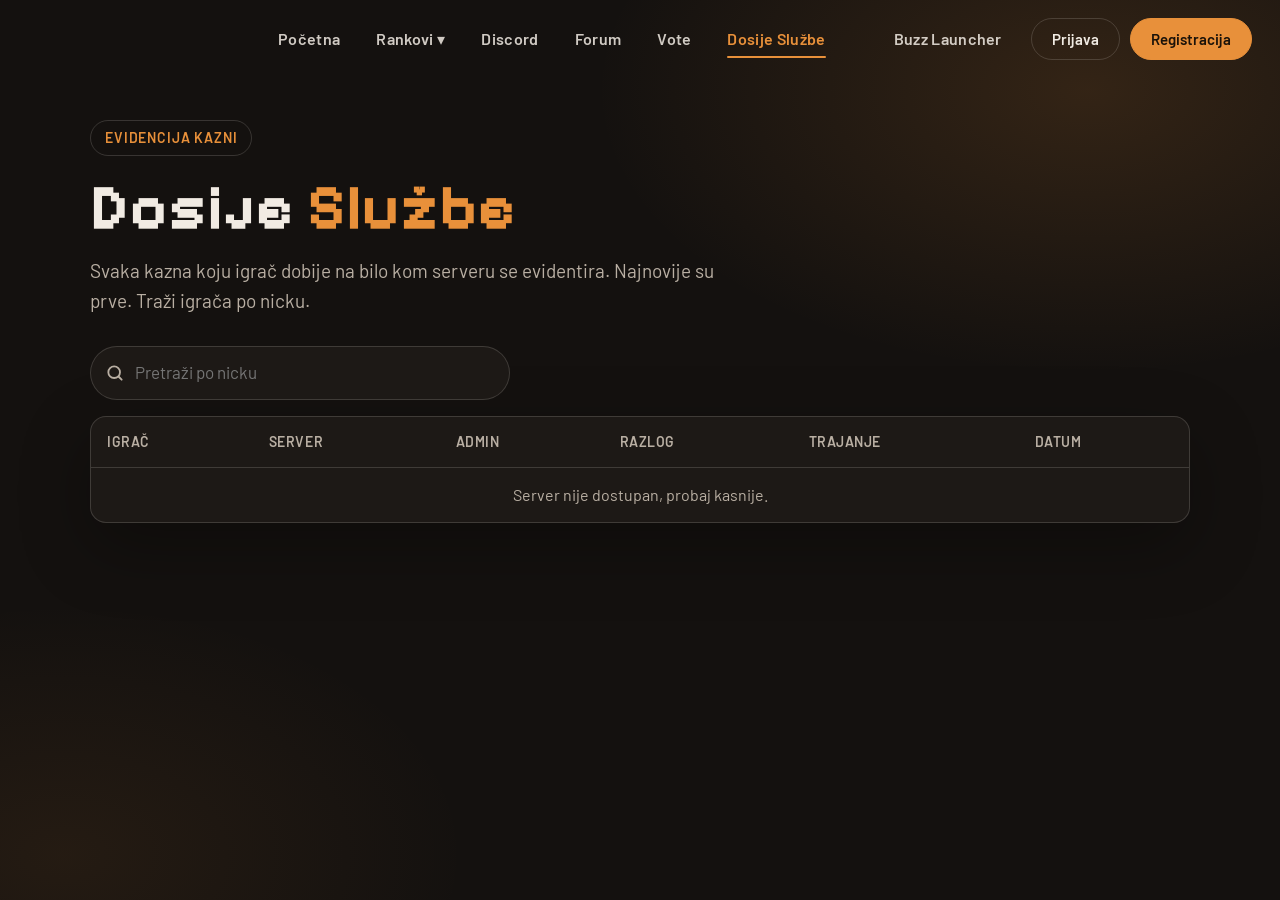
<file: dosije.html>
<!DOCTYPE html>
<html lang="sr">
<head>
<meta charset="UTF-8">
<meta name="viewport" content="width=device-width, initial-scale=1">
<title>Dosije Službe | Buzdovani Craft</title>
<meta name="description" content="Dosije službe: evidencija kazni igrača na Buzdovani Craft serverima.">
<link rel="preconnect" href="https://fonts.googleapis.com">
<link rel="preconnect" href="https://fonts.gstatic.com" crossorigin>
<link href="https://fonts.googleapis.com/css2?family=Pixelify+Sans:wght@500;700&family=DotGothic16&family=Barlow:wght@400;500;600&display=swap" rel="stylesheet">
<link rel="stylesheet" href="style.css">
<link rel="stylesheet" href="responsive.css">
<link rel="icon" type="image/png" href="image/favicon/favicon.png">
<style>
  .dp { position: relative; overflow: hidden; min-height: 100vh; }
  .dp::before {
    content: ""; position: absolute; inset: 0; z-index: 0; pointer-events: none;
    background:
      radial-gradient(55% 45% at 85% 10%, rgba(232,144,58,.15), transparent 70%),
      radial-gradient(45% 40% at 5% 95%, rgba(232,144,58,.08), transparent 70%);
  }
  .dp-wrap { position: relative; z-index: 1; max-width: 1180px; margin: 0 auto; padding: 120px 40px 60px; }
  .dp-tag { display: inline-block; padding: 6px 14px; margin-bottom: 18px; font-size: 14px; font-weight: 600; letter-spacing: .06em; text-transform: uppercase; color: var(--ember); border: 1px solid var(--line); border-radius: 999px; }
  .dp-title { font-family: "Pixelify Sans", system-ui, sans-serif; font-weight: 700; font-size: clamp(38px, 5vw, 64px); line-height: 1.05; }
  .dp-title span { color: var(--ember); }
  .dp-lead { margin-top: 14px; max-width: 60ch; font-size: 19px; color: var(--muted); }

  .dp-bar { display: flex; align-items: center; justify-content: space-between; gap: 16px; flex-wrap: wrap; margin: 30px 0 16px; }
  .dp-search { position: relative; flex: 1; max-width: 420px; min-width: 220px; }
  .dp-search input { width: 100%; font: inherit; font-size: 17px; padding: 12px 16px 12px 44px; color: var(--text); background: var(--ink-soft); border: 1px solid var(--line); border-radius: 999px; -webkit-user-select: text; user-select: text; transition: border-color .3s ease; }
  .dp-search input:focus { outline: none; border-color: var(--ember); }
  .dp-search svg { position: absolute; left: 15px; top: 50%; transform: translateY(-50%); color: var(--muted); pointer-events: none; }
  .dp-count { font-size: 15px; color: var(--muted); }

  .dp-card { background: var(--ink-soft); border: 1px solid var(--line); border-radius: 16px; overflow: hidden; box-shadow: 0 24px 70px rgba(0,0,0,.3); }
  .dp-table { width: 100%; border-collapse: collapse; }
  .dp-table th { padding: 14px 16px; text-align: left; font-size: 14px; font-weight: 600; letter-spacing: .04em; text-transform: uppercase; color: var(--muted); border-bottom: 1px solid var(--line); }
  .dp-table td { padding: 14px 16px; font-size: 16px; border-bottom: 1px solid var(--line); vertical-align: top; }
  .dp-table tbody tr:last-child td { border-bottom: 0; }
  .dp-table tbody tr:hover td { background: rgba(232,144,58,.05); }
  .dp-player { font-weight: 600; }
  .dp-reason { max-width: 320px; word-break: break-word; }
  .dp-date { white-space: nowrap; color: var(--muted); }
  .dp-badge { display: inline-block; margin-left: 8px; padding: 2px 9px; font-size: 12px; font-weight: 600; letter-spacing: .05em; text-transform: uppercase; border-radius: 999px; border: 1px solid var(--line); vertical-align: middle; }
  .dp-badge.ban { color: #ff7a6b; border-color: rgba(255,122,107,.5); }
  .dp-badge.mute { color: #e8c23a; border-color: rgba(232,194,58,.5); }
  .dp-badge.kick { color: #6bb7ff; border-color: rgba(107,183,255,.5); }
  .dp-badge.warn { color: #b9afa3; border-color: rgba(185,175,163,.5); }
  .dp-empty { padding: 40px 16px; text-align: center; color: var(--muted); font-size: 17px; }

  .dp-pager { display: flex; align-items: center; justify-content: center; gap: 8px; margin-top: 22px; flex-wrap: wrap; }
  .dp-pager button { min-width: 42px; height: 42px; padding: 0 14px; font: inherit; font-weight: 600; font-size: 16px; color: var(--text); background: transparent; border: 1px solid var(--line); border-radius: 999px; cursor: pointer; transition: border-color .3s ease, color .3s ease, background .3s ease; }
  .dp-pager button:hover:not(:disabled) { border-color: var(--ember); color: var(--ember); }
  .dp-pager button.on { background: var(--ember); border-color: var(--ember); color: #1a1209; }
  .dp-pager button:disabled { opacity: .4; cursor: default; }
  .dp-dots { color: var(--muted); padding: 0 4px; }

  @media (max-width: 760px) {
    .dp-wrap { padding: 96px 16px 40px; }
    .dp-table thead { display: none; }
    .dp-table, .dp-table tbody, .dp-table tr, .dp-table td { display: block; width: 100%; }
    .dp-table tr { padding: 14px 16px; border-bottom: 1px solid var(--line); }
    .dp-table tbody tr:last-child { border-bottom: 0; }
    .dp-table td { padding: 3px 0; border: 0; }
    .dp-table td[data-l]::before { content: attr(data-l) ": "; color: var(--muted); font-size: 14px; }
    .dp-table td.dp-first { font-size: 18px; padding-bottom: 6px; }
    .dp-table td.dp-first::before { content: none; }
    .dp-reason { max-width: none; }
  }
</style>
</head>
<body>

<nav class="nav">
  <a href="index.html">Početna</a>
  <div class="dd">
    <a href="#" class="dd-toggle">Rankovi &#9662;</a>
    <div class="dd-menu">
      <div class="dd-box">
        <a href="#">Global</a>
        <a href="#">KitPvP</a>
        <a href="#">Factions</a>
      </div>
    </div>
  </div>
  <a href="https://discord.gg/TVOJ-DISCORD-LINK">Discord</a>
  <a href="https://TVOJ-FORUM-LINK">Forum</a>
  <a href="vote.html">Vote</a>
  <a href="dosije.html" class="active">Dosije Službe</a>
  <a href="launcher.html" class="nav-launcher">Buzz Launcher</a>
</nav>

<main class="dp">
  <div class="dp-wrap">
    <span class="dp-tag">Evidencija kazni</span>
    <h1 class="dp-title">Dosije <span>Službe</span></h1>
    <p class="dp-lead">Svaka kazna koju igrač dobije na bilo kom serveru se evidentira. Najnovije su prve. Traži igrača po nicku.</p>

    <div class="dp-bar">
      <label class="dp-search">
        <svg width="20" height="20" viewBox="0 0 24 24" fill="none" stroke="currentColor" stroke-width="2.2" stroke-linecap="round" stroke-linejoin="round"><circle cx="11" cy="11" r="7"/><path d="M20 20l-3.5-3.5"/></svg>
        <input type="text" id="dpQ" maxlength="16" placeholder="Pretraži po nicku" autocomplete="off" spellcheck="false">
      </label>
      <div class="dp-count" id="dpCount"></div>
    </div>

    <div class="dp-card">
      <table class="dp-table">
        <thead><tr><th>Igrač</th><th>Server</th><th>Admin</th><th>Razlog</th><th>Trajanje</th><th>Datum</th></tr></thead>
        <tbody id="dpBody"></tbody>
      </table>
    </div>
    <div class="dp-pager" id="dpPager"></div>
  </div>
</main>

<script src="script.js"></script>
<script>
(function () {
  var API = "https://api.buzdovanicraft.com";
  var body = document.getElementById("dpBody");
  var pager = document.getElementById("dpPager");
  var count = document.getElementById("dpCount");
  var input = document.getElementById("dpQ");
  var q = "", page = 1, timer = null, seq = 0;

  function msgRow(t) {
    body.innerHTML = "";
    var tr = document.createElement("tr");
    var td = document.createElement("td");
    td.colSpan = 6;
    td.className = "dp-empty";
    td.textContent = t;
    tr.appendChild(td);
    body.appendChild(tr);
  }
  function cell(tr, text, cls, label) {
    var td = document.createElement("td");
    if (cls) td.className = cls;
    if (label) td.setAttribute("data-l", label);
    td.textContent = text;
    tr.appendChild(td);
    return td;
  }
  function render(d) {
    body.innerHTML = "";
    count.textContent = d.total ? "Ukupno: " + d.total : "";
    if (!d.items.length) { msgRow(q ? "Nema kazni za tog igrača." : "Još nema evidentiranih kazni."); return; }
    d.items.forEach(function (it) {
      var tr = document.createElement("tr");
      var first = cell(tr, it.player, "dp-player dp-first");
      var b = document.createElement("span");
      b.className = "dp-badge " + (["ban", "mute", "kick", "warn"].indexOf(it.type) >= 0 ? it.type : "");
      b.textContent = it.type;
      first.appendChild(b);
      cell(tr, it.server, "", "Server");
      cell(tr, it.admin, "", "Admin");
      cell(tr, it.reason || "-", "dp-reason", "Razlog");
      cell(tr, it.duration || "-", "", "Trajanje");
      cell(tr, it.date, "dp-date", "Datum");
      body.appendChild(tr);
    });
  }
  function pageBtn(label, p, opts) {
    var b = document.createElement("button");
    b.type = "button";
    b.textContent = label;
    if (opts && opts.on) b.className = "on";
    if (opts && opts.dis) b.disabled = true;
    else b.addEventListener("click", function () { page = p; load(); window.scrollTo({ top: 0, behavior: "smooth" }); });
    pager.appendChild(b);
  }
  function dots() {
    var s = document.createElement("span");
    s.className = "dp-dots";
    s.textContent = "...";
    pager.appendChild(s);
  }
  function renderPager(cur, total) {
    pager.innerHTML = "";
    if (total <= 1) return;
    pageBtn("\u2039", cur - 1, { dis: cur <= 1 });
    var from = Math.max(1, cur - 2), to = Math.min(total, cur + 2);
    if (from > 1) { pageBtn("1", 1); if (from > 2) dots(); }
    for (var i = from; i <= to; i++) pageBtn(String(i), i, { on: i === cur });
    if (to < total) { if (to < total - 1) dots(); pageBtn(String(total), total); }
    pageBtn("\u203A", cur + 1, { dis: cur >= total });
  }
  function load() {
    var my = ++seq;
    fetch(API + "/punishments?q=" + encodeURIComponent(q) + "&page=" + page)
      .then(function (r) { return r.json(); })
      .then(function (d) {
        if (my !== seq) return;
        if (!d.ok) { msgRow("Previše zahtjeva, probaj za minut."); pager.innerHTML = ""; return; }
        page = d.page;
        render(d);
        renderPager(d.page, d.pages);
      })
      .catch(function () { if (my === seq) { msgRow("Server nije dostupan, probaj kasnije."); pager.innerHTML = ""; } });
  }
  input.addEventListener("input", function () {
    clearTimeout(timer);
    timer = setTimeout(function () { q = input.value.trim(); page = 1; load(); }, 500);
  });
  load();
})();
</script>
</body>
</html>
</file>
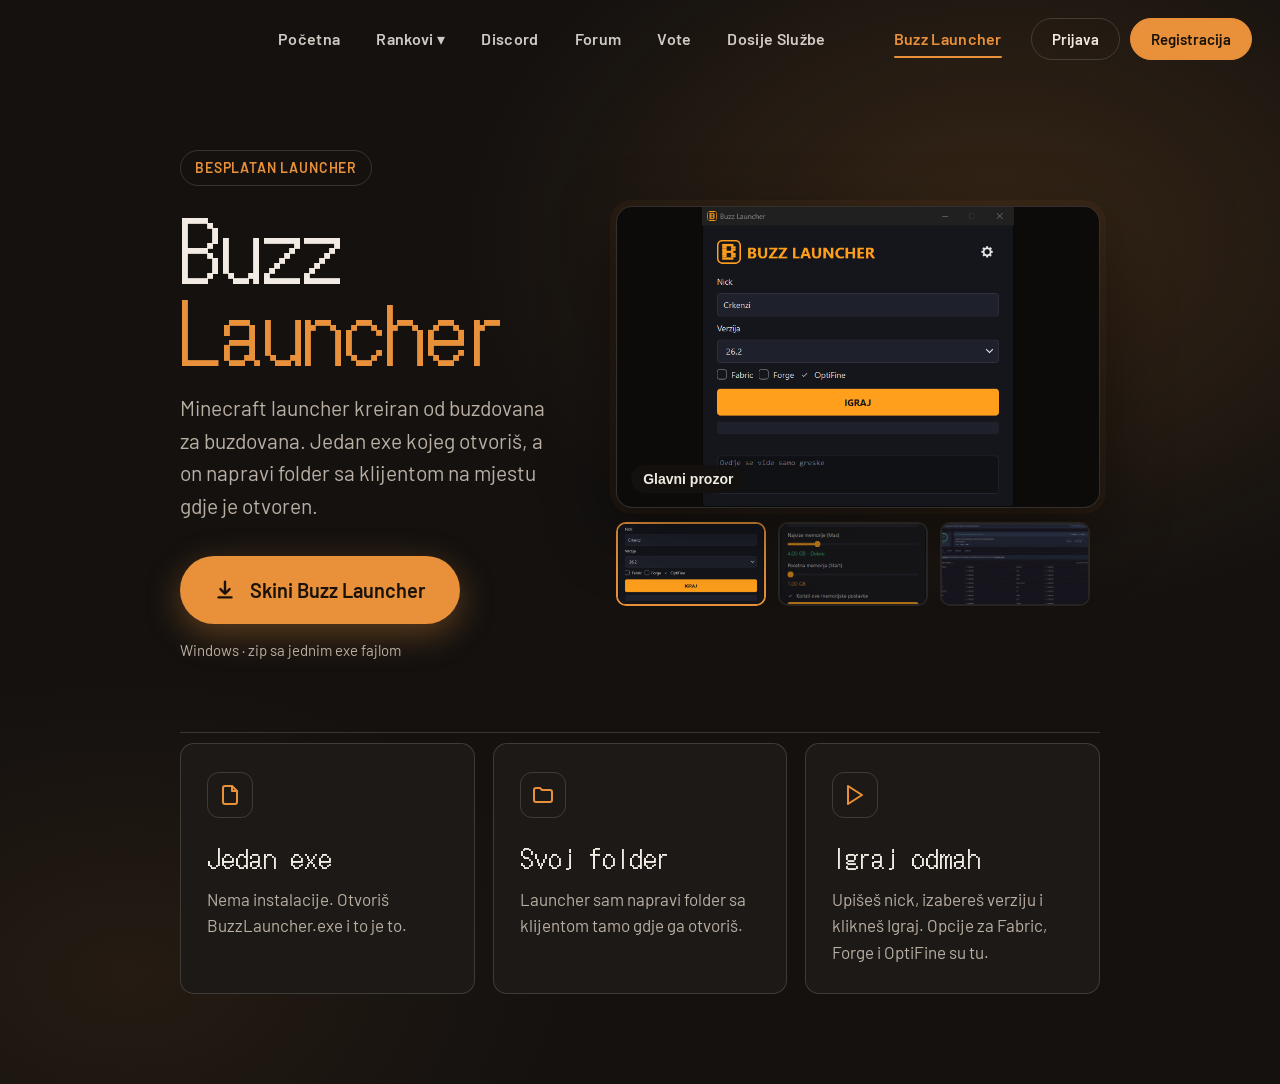
<file: launcher.html>
<!DOCTYPE html>
<html lang="sr">
<head>
<meta charset="UTF-8">
<meta name="viewport" content="width=device-width, initial-scale=1">
<title>Buzz Launcher | Buzdovani Craft</title>
<meta name="description" content="Buzz Launcher: besplatan Minecraft launcher za Buzdovani Craft.">
<link rel="preconnect" href="https://fonts.googleapis.com">
<link rel="preconnect" href="https://fonts.gstatic.com" crossorigin>
<link href="https://fonts.googleapis.com/css2?family=Pixelify+Sans:wght@500;700&family=DotGothic16&family=Barlow:wght@400;500;600&display=swap" rel="stylesheet">
<link rel="stylesheet" href="style.css">
<link rel="stylesheet" href="responsive.css">
<link rel="icon" type="image/png" href="image/favicon/favicon.png">
<style>
  .lp { position: relative; overflow: hidden; }
  .lp::before {
    content: ""; position: absolute; inset: 0; z-index: 0; pointer-events: none;
    background:
      radial-gradient(60% 50% at 78% 22%, rgba(232,144,58,.16), transparent 70%),
      radial-gradient(50% 40% at 10% 90%, rgba(232,144,58,.08), transparent 70%);
  }
  .lp-wrap { position: relative; z-index: 1; max-width: 1240px; margin: 0 auto; padding: 0 40px; }

  .lp-hero { display: grid; grid-template-columns: 1fr 1.3fr; gap: 64px; align-items: center; padding: 150px 0 70px; }
  .lp-tag { display: inline-block; padding: 6px 14px; margin-bottom: 20px; font-size: 14px; font-weight: 600; letter-spacing: .06em; text-transform: uppercase; color: var(--ember); border: 1px solid var(--line); border-radius: 999px; }
  .lp-title { font-family: "DotGothic16", "Pixelify Sans", system-ui, sans-serif; font-weight: 400; font-size: clamp(48px, 6.4vw, 92px); line-height: 1; letter-spacing: .01em; }
  .lp-title span { color: var(--ember); }
  .lp-lead { margin-top: 22px; max-width: 46ch; font-size: 21px; line-height: 1.55; color: var(--muted); }

  .lp-dl { display: inline-flex; align-items: center; gap: 14px; margin-top: 34px; padding: 18px 34px; font-size: 20px; font-weight: 600; color: #1a1209; background: var(--ember); border-radius: 999px; box-shadow: 0 10px 34px rgba(232,144,58,.35); transition: transform .3s ease, box-shadow .3s ease, filter .3s ease; }
  .lp-dl:hover { transform: translateY(-3px); box-shadow: 0 16px 44px rgba(232,144,58,.5); filter: brightness(1.06); color: #1a1209; }
  .lp-dl svg { flex: none; }
  .lp-sub { margin-top: 14px; font-size: 15px; color: var(--muted); }

  .lp-show { min-width: 0; }
  .lp-main { position: relative; display: block; width: 100%; padding: 0; cursor: zoom-in; background: var(--ink-soft); border: 1px solid var(--line); border-radius: 16px; overflow: hidden; box-shadow: 0 24px 70px rgba(0,0,0,.45), 0 0 0 6px rgba(232,144,58,.05); transition: border-color .3s ease, transform .3s ease; }
  .lp-main:hover { border-color: var(--ember); transform: translateY(-3px); }
  .lp-main { aspect-ratio: 16 / 10; background: #0d0b0a; }
  .lp-main img { display: block; width: 100%; height: 100%; object-fit: contain; }
  .lp-cap { position: absolute; left: 14px; bottom: 14px; padding: 6px 12px; font-size: 14px; font-weight: 600; color: #f1ebe3; background: rgba(20,17,15,.85); border-radius: 999px; }
  .lp-thumbs { display: flex; gap: 12px; margin-top: 14px; }
  .lp-th { flex: 1; max-width: 150px; height: 84px; padding: 0; overflow: hidden; cursor: pointer; background: #0d0b0a; border: 2px solid var(--line); border-radius: 10px; opacity: .65; transition: opacity .3s ease, border-color .3s ease, transform .3s ease; }
  .lp-th img { display: block; width: 100%; height: 100%; object-fit: cover; }
  .lp-th:hover { opacity: 1; transform: translateY(-2px); }
  .lp-th.on { opacity: 1; border-color: var(--ember); }

  .lp-feats { display: grid; grid-template-columns: repeat(3, 1fr); gap: 18px; padding: 10px 0 90px; }
  .lp-card { padding: 28px 26px; background: var(--ink-soft); border: 1px solid var(--line); border-radius: 14px; transition: border-color .3s ease, transform .3s ease; }
  .lp-card:hover { border-color: var(--ember); transform: translateY(-4px); }
  .lp-ico { display: grid; place-items: center; width: 46px; height: 46px; margin-bottom: 18px; color: var(--ember); border: 1px solid var(--line); border-radius: 12px; }
  .lp-card h3 { margin-bottom: 8px; font-family: "DotGothic16", "Pixelify Sans", system-ui, sans-serif; font-weight: 400; font-size: 26px; }
  .lp-card p { font-size: 17px; line-height: 1.55; color: var(--muted); }

  @media (max-width: 980px) {
    .lp-hero { grid-template-columns: 1fr; gap: 40px; padding-top: 130px; }
    .lp-feats { grid-template-columns: 1fr; }
  }
  @media (max-width: 560px) {
    .lp-wrap { padding: 0 20px; }
    .lp-lead { font-size: 18px; }
    .lp-dl { width: 100%; justify-content: center; }
    .lp-th { height: 64px; }
  }
</style>
</head>
<body>

<nav class="nav">
  <a href="index.html">Početna</a>
  <div class="dd">
    <a href="#" class="dd-toggle">Rankovi &#9662;</a>
    <div class="dd-menu">
      <div class="dd-box">
        <a href="#">Global</a>
        <a href="#">KitPvP</a>
        <a href="#">Factions</a>
      </div>
    </div>
  </div>
  <a href="https://discord.gg/TVOJ-DISCORD-LINK">Discord</a>
  <a href="https://TVOJ-FORUM-LINK">Forum</a>
  <a href="vote.html">Vote</a>
  <a href="dosije.html">Dosije Službe</a>
  <a href="launcher.html" class="nav-launcher active">Buzz Launcher</a>
</nav>

<main class="lp">
  <div class="lp-wrap">

    <section class="lp-hero">
      <div>
        <span class="lp-tag">Besplatan launcher</span>
        <h1 class="lp-title">Buzz<br><span>Launcher</span></h1>
        <p class="lp-lead">Minecraft launcher kreiran od buzdovana za buzdovana. Jedan exe kojeg otvoriš, a on napravi folder sa klijentom na mjestu gdje je otvoren.</p>
        <a class="lp-dl" href="launcher/BuzzLauncher.zip" download>
          <svg width="22" height="22" viewBox="0 0 24 24" fill="none" stroke="currentColor" stroke-width="2.6" stroke-linecap="round" stroke-linejoin="round"><path d="M12 3v12"/><path d="M7 11l5 5 5-5"/><path d="M5 20h14"/></svg>
          Skini Buzz Launcher
        </a>
        <p class="lp-sub">Windows &middot; zip sa jednim exe fajlom</p>
      </div>

      <div class="lp-show">
        <button type="button" class="lp-main" id="lpMain" aria-label="Uvećaj sliku">
          <img id="lpImg" alt="">
          <span class="lp-cap" id="lpCap"></span>
        </button>
        <div class="lp-thumbs" id="lpThumbs"></div>
      </div>
    </section>

    <section class="lp-feats">
      <div class="lp-card">
        <div class="lp-ico"><svg width="24" height="24" viewBox="0 0 24 24" fill="none" stroke="currentColor" stroke-width="2" stroke-linecap="round" stroke-linejoin="round"><path d="M14 3H7a2 2 0 0 0-2 2v14a2 2 0 0 0 2 2h10a2 2 0 0 0 2-2V8z"/><path d="M14 3v5h5"/></svg></div>
        <h3>Jedan exe</h3>
        <p>Nema instalacije. Otvoriš BuzzLauncher.exe i to je to.</p>
      </div>
      <div class="lp-card">
        <div class="lp-ico"><svg width="24" height="24" viewBox="0 0 24 24" fill="none" stroke="currentColor" stroke-width="2" stroke-linecap="round" stroke-linejoin="round"><path d="M3 7a2 2 0 0 1 2-2h4l2 2h8a2 2 0 0 1 2 2v8a2 2 0 0 1-2 2H5a2 2 0 0 1-2-2z"/></svg></div>
        <h3>Svoj folder</h3>
        <p>Launcher sam napravi folder sa klijentom tamo gdje ga otvoriš.</p>
      </div>
      <div class="lp-card">
        <div class="lp-ico"><svg width="24" height="24" viewBox="0 0 24 24" fill="none" stroke="currentColor" stroke-width="2" stroke-linecap="round" stroke-linejoin="round"><path d="M5 3l14 9-14 9z"/></svg></div>
        <h3>Igraj odmah</h3>
        <p>Upišeš nick, izabereš verziju i klikneš Igraj. Opcije za Fabric, Forge i OptiFine su tu.</p>
      </div>
    </section>

  </div>
</main>

<script src="script.js"></script>
<script>
(function () {
  var IMGS = [
    ["image/launcher/launcher-main.png", "Glavni prozor"],
    ["image/launcher/launcher-settings.png", "Podešavanja"],
    ["image/launcher/launcher-vt.jpeg", "VirusTotal"]
  ];
  var mainImg = document.getElementById("lpImg");
  var mainCap = document.getElementById("lpCap");
  var mainBtn = document.getElementById("lpMain");
  var thumbs = document.getElementById("lpThumbs");
  var cur = 0;
  var tbs = [];

  function setCur(i) {
    cur = (i + IMGS.length) % IMGS.length;
    mainImg.src = IMGS[cur][0];
    mainImg.alt = IMGS[cur][1];
    mainCap.textContent = IMGS[cur][1];
    tbs.forEach(function (b, k) { b.classList.toggle("on", k === cur); });
  }
  IMGS.forEach(function (it, i) {
    var b = document.createElement("button");
    b.type = "button";
    b.className = "lp-th";
    b.setAttribute("aria-label", it[1]);
    var im = document.createElement("img");
    im.src = it[0];
    im.alt = it[1];
    b.appendChild(im);
    b.addEventListener("click", function () { setCur(i); });
    thumbs.appendChild(b);
    tbs.push(b);
  });
  setCur(0);

  var lb = document.createElement("div");
  lb.className = "lb";
  lb.innerHTML =
    '<button type="button" class="lb-x" aria-label="Zatvori">&times;</button>' +
    '<button type="button" class="lb-nav lb-prev" aria-label="Prethodna">&#8249;</button>' +
    '<img class="lb-img" alt="">' +
    '<button type="button" class="lb-nav lb-next" aria-label="Sljedeća">&#8250;</button>' +
    '<div class="lb-count"></div>';
  document.body.appendChild(lb);
  var limg = lb.querySelector(".lb-img");
  var lcount = lb.querySelector(".lb-count");

  function show(i) {
    setCur(i);
    limg.src = IMGS[cur][0];
    limg.alt = IMGS[cur][1];
    lcount.textContent = (cur + 1) + " / " + IMGS.length + "  " + IMGS[cur][1];
  }
  function close() { lb.classList.remove("show"); }

  mainBtn.addEventListener("click", function () { show(cur); lb.classList.add("show"); });
  lb.querySelector(".lb-prev").addEventListener("click", function (e) { e.stopPropagation(); show(cur - 1); });
  lb.querySelector(".lb-next").addEventListener("click", function (e) { e.stopPropagation(); show(cur + 1); });
  lb.querySelector(".lb-x").addEventListener("click", close);
  lb.addEventListener("click", function (e) { if (e.target === lb) close(); });
  document.addEventListener("keydown", function (e) {
    if (!lb.classList.contains("show")) return;
    if (e.key === "Escape") close();
    else if (e.key === "ArrowLeft") show(cur - 1);
    else if (e.key === "ArrowRight") show(cur + 1);
  });
})();
</script>
</body>
</html>
</file>
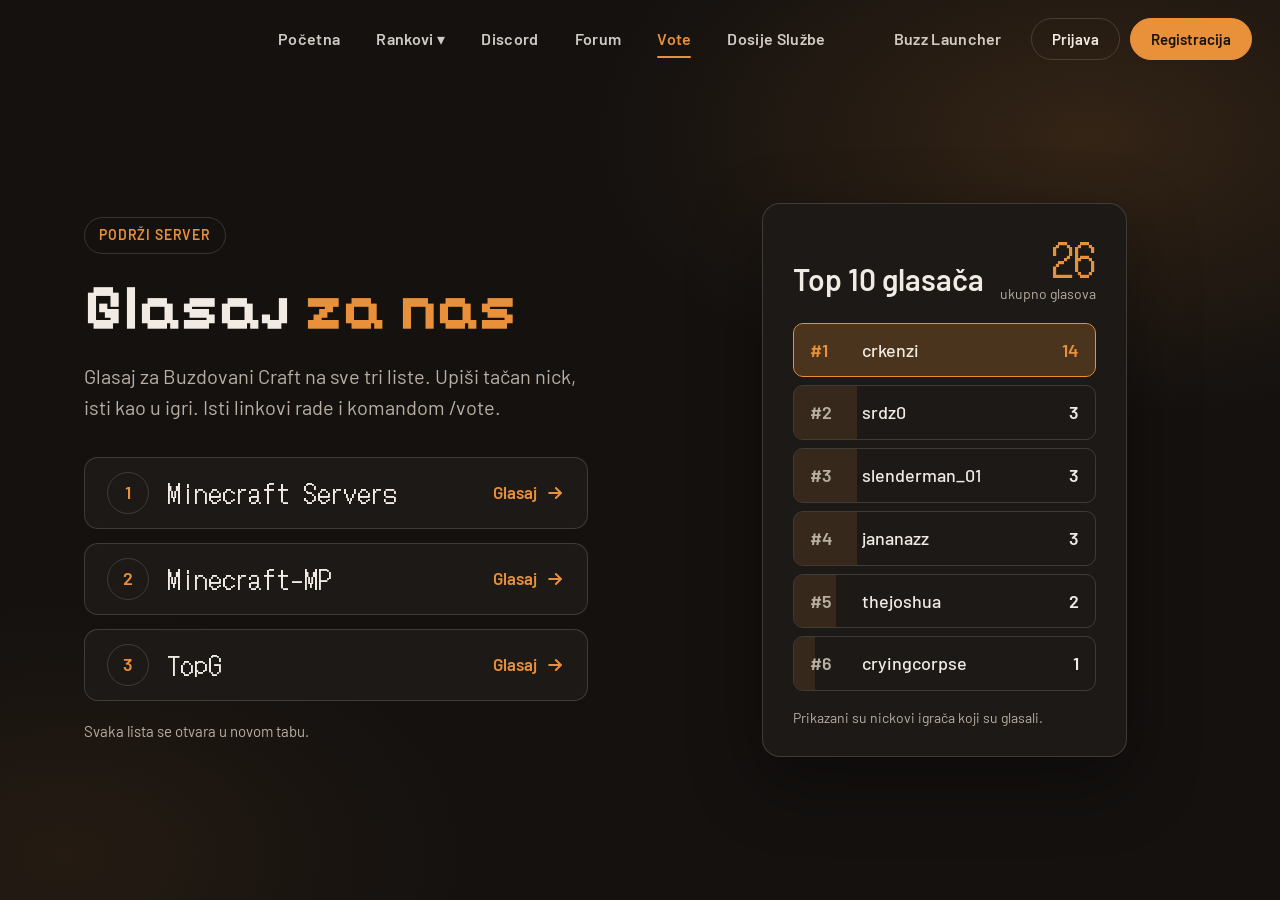
<file: vote.html>
<!DOCTYPE html>
<html lang="sr">
<head>
<meta charset="UTF-8">
<meta name="viewport" content="width=device-width, initial-scale=1">
<title>Vote | Buzdovani Craft</title>
<meta name="description" content="Glasaj za Buzdovani Craft na top listama i pomozi serveru da raste.">
<link rel="preconnect" href="https://fonts.googleapis.com">
<link rel="preconnect" href="https://fonts.gstatic.com" crossorigin>
<link href="https://fonts.googleapis.com/css2?family=Pixelify+Sans:wght@500;700&family=DotGothic16&family=Barlow:wght@400;500;600&display=swap" rel="stylesheet">
<link rel="stylesheet" href="style.css">
<link rel="stylesheet" href="responsive.css">
<link rel="icon" type="image/png" href="image/favicon/favicon.png">
<style>
  .vp { position: relative; overflow: hidden; }
  .vp::before {
    content: ""; position: absolute; inset: 0; z-index: 0; pointer-events: none;
    background:
      radial-gradient(55% 45% at 85% 15%, rgba(232,144,58,.15), transparent 70%),
      radial-gradient(45% 40% at 5% 95%, rgba(232,144,58,.08), transparent 70%);
  }
  .vp-wrap { position: relative; z-index: 1; max-width: 1240px; margin: 0 auto; min-height: 100vh; padding: 100px 40px 40px; display: grid; grid-template-columns: 1fr 1fr; gap: 56px; align-items: center; }

  .vp-tag { display: inline-block; padding: 6px 14px; margin-bottom: 20px; font-size: 14px; font-weight: 600; letter-spacing: .06em; text-transform: uppercase; color: var(--ember); border: 1px solid var(--line); border-radius: 999px; }
  .vp-title { font-family: "Pixelify Sans", system-ui, sans-serif; font-weight: 700; font-size: clamp(40px, 5vw, 68px); line-height: 1.05; }
  .vp-title span { color: var(--ember); }
  .vp-lead { margin-top: 20px; max-width: 46ch; font-size: 20px; line-height: 1.55; color: var(--muted); }

  .vp-list { display: grid; gap: 14px; margin-top: 34px; }
  .vp-link { display: flex; align-items: center; gap: 18px; padding: 14px 22px; background: var(--ink-soft); border: 1px solid var(--line); border-radius: 14px; transition: border-color .3s ease, transform .3s ease, background .3s ease; }
  .vp-link:hover { border-color: var(--ember); transform: translateY(-3px); }
  .vp-num { display: grid; place-items: center; flex: none; width: 42px; height: 42px; font-size: 18px; font-weight: 600; color: var(--ember); border: 1px solid var(--line); border-radius: 50%; }
  .vp-name { flex: 1; font-family: "DotGothic16", "Pixelify Sans", system-ui, sans-serif; font-size: 26px; line-height: 1.1; }
  .vp-go { display: inline-flex; align-items: center; gap: 8px; font-weight: 600; font-size: 17px; color: var(--ember); }
  .vp-go svg { transition: transform .3s ease; }
  .vp-link:hover .vp-go svg { transform: translateX(5px); }
  .vp-hint { margin-top: 18px; font-size: 15px; color: var(--muted); }

  .vp-board { padding: 30px 30px 26px; background: var(--ink-soft); border: 1px solid var(--line); border-radius: 18px; box-shadow: 0 24px 70px rgba(0,0,0,.35); }
  .vp-head { display: flex; align-items: flex-end; justify-content: space-between; gap: 16px; margin-bottom: 20px; }
  .vp-head h2 { margin: 0; font-family: "Barlow", system-ui, sans-serif; font-weight: 600; font-size: clamp(24px, 2.6vw, 30px); }
  .vp-total { text-align: right; line-height: 1.1; }
  .vp-total b { display: block; font-family: "DotGothic16", "Pixelify Sans", system-ui, sans-serif; font-weight: 400; font-size: 44px; color: var(--ember); }
  .vp-total span { font-size: 14px; color: var(--muted); }

  .vp-rows { display: grid; gap: 8px; }
  .vp-row { position: relative; display: grid; grid-template-columns: 40px 1fr auto; align-items: center; gap: 12px; padding: 12px 16px; overflow: hidden; border: 1px solid var(--line); border-radius: 10px; }
  .vp-bar { position: absolute; left: 0; top: 0; bottom: 0; background: rgba(232,144,58,.12); z-index: 0; }
  .vp-row > *:not(.vp-bar) { position: relative; z-index: 1; }
  .vp-rank { font-weight: 600; color: var(--muted); }
  .vp-nick { font-size: 18px; font-weight: 500; overflow: hidden; text-overflow: ellipsis; white-space: nowrap; }
  .vp-votes { font-weight: 600; font-size: 18px; }
  .vp-row.first { border-color: var(--ember); }
  .vp-row.first .vp-rank, .vp-row.first .vp-votes { color: var(--ember); }
  .vp-row.first .vp-bar { background: rgba(232,144,58,.22); }
  .vp-empty { padding: 28px 10px; text-align: center; color: var(--muted); }
  .vp-note { margin-top: 16px; font-size: 14px; color: var(--muted); }

  @media (max-width: 980px) {
    .vp-wrap { grid-template-columns: 1fr; gap: 44px; padding-top: 130px; }
  }
  @media (max-width: 560px) {
    .vp-wrap { padding-left: 20px; padding-right: 20px; }
    .vp-lead { font-size: 18px; }
    .vp-name { font-size: 22px; }
    .vp-link { padding: 16px 18px; gap: 14px; }
    .vp-board { padding: 22px 18px; }
  }
</style>
</head>
<body>

<nav class="nav">
  <a href="index.html">Početna</a>
  <div class="dd">
    <a href="#" class="dd-toggle">Rankovi &#9662;</a>
    <div class="dd-menu">
      <div class="dd-box">
        <a href="#">Global</a>
        <a href="#">KitPvP</a>
        <a href="#">Factions</a>
      </div>
    </div>
  </div>
  <a href="https://discord.gg/TVOJ-DISCORD-LINK">Discord</a>
  <a href="https://TVOJ-FORUM-LINK">Forum</a>
  <a href="vote.html" class="active">Vote</a>
  <a href="dosije.html">Dosije Službe</a>
  <a href="launcher.html" class="nav-launcher">Buzz Launcher</a>
</nav>

<main class="vp">
  <div class="vp-wrap">

    <section>
      <span class="vp-tag">Podrži server</span>
      <h1 class="vp-title">Glasaj <span>za nas</span></h1>
      <p class="vp-lead">Glasaj za Buzdovani Craft na sve tri liste. Upiši tačan nick, isti kao u igri. Isti linkovi rade i komandom /vote.</p>

      <div class="vp-list">
        <a class="vp-link" href="https://minecraftservers.org/vote/694962" target="_blank" rel="noopener noreferrer">
          <span class="vp-num">1</span>
          <span class="vp-name">Minecraft Servers</span>
          <span class="vp-go">Glasaj <svg width="20" height="20" viewBox="0 0 24 24" fill="none" stroke="currentColor" stroke-width="2.4" stroke-linecap="round" stroke-linejoin="round"><path d="M5 12h14"/><path d="M13 6l6 6-6 6"/></svg></span>
        </a>
        <a class="vp-link" href="https://minecraft-mp.com/server/365741/vote/" target="_blank" rel="noopener noreferrer">
          <span class="vp-num">2</span>
          <span class="vp-name">Minecraft-MP</span>
          <span class="vp-go">Glasaj <svg width="20" height="20" viewBox="0 0 24 24" fill="none" stroke="currentColor" stroke-width="2.4" stroke-linecap="round" stroke-linejoin="round"><path d="M5 12h14"/><path d="M13 6l6 6-6 6"/></svg></span>
        </a>
        <a class="vp-link" href="https://topg.org/minecraft-servers/server-687464" target="_blank" rel="noopener noreferrer">
          <span class="vp-num">3</span>
          <span class="vp-name">TopG</span>
          <span class="vp-go">Glasaj <svg width="20" height="20" viewBox="0 0 24 24" fill="none" stroke="currentColor" stroke-width="2.4" stroke-linecap="round" stroke-linejoin="round"><path d="M5 12h14"/><path d="M13 6l6 6-6 6"/></svg></span>
        </a>
      </div>
      <p class="vp-hint">Svaka lista se otvara u novom tabu.</p>
    </section>

    <section class="vp-board">
      <div class="vp-head">
        <h2>Top 10 glasača</h2>
        <div class="vp-total"><b id="voteTotal">0</b><span>ukupno glasova</span></div>
      </div>
      <div class="vp-rows" id="topRows"></div>
      <p class="vp-note">Prikazani su nickovi igrača koji su glasali.</p>
    </section>

  </div>
</main>

<script src="votes-data.js"></script>
<script>
(function () {
  var rows = document.getElementById("topRows");
  var total = document.getElementById("voteTotal");
  function empty() {
    var d = document.createElement("div");
    d.className = "vp-empty";
    d.textContent = "Još nema glasova.";
    rows.appendChild(d);
  }
  try {
    if (typeof VOTES === "undefined" || !VOTES.top || !VOTES.top.length) { empty(); return; }
    total.textContent = VOTES.total;
    var max = 1;
    VOTES.top.forEach(function (p) { if (p.votes > max) max = p.votes; });
    VOTES.top.forEach(function (p, i) {
      var r = document.createElement("div");
      r.className = "vp-row" + (i === 0 ? " first" : "");
      var bar = document.createElement("div");
      bar.className = "vp-bar";
      bar.style.width = Math.max(4, Math.round(p.votes / max * 100)) + "%";
      var rk = document.createElement("span");
      rk.className = "vp-rank";
      rk.textContent = "#" + (i + 1);
      var nk = document.createElement("span");
      nk.className = "vp-nick";
      nk.textContent = p.nick;
      var vt = document.createElement("span");
      vt.className = "vp-votes";
      vt.textContent = p.votes;
      r.appendChild(bar);
      r.appendChild(rk);
      r.appendChild(nk);
      r.appendChild(vt);
      rows.appendChild(r);
    });
  } catch (err) {}
})();
</script>
<script src="script.js"></script>
</body>
</html>
</file>
<file: style.css>
:root {
  --ink: #14110f;
  --ink-soft: #1d1916;
  --text: #f1ebe3;
  --muted: #b9afa3;
  --ember: #e8903a;
  --line: rgba(241, 235, 227, .16);
}
* { box-sizing: border-box; margin: 0; padding: 0; }
html { scroll-behavior: smooth; }
body {
  background: var(--ink);
  color: var(--text);
  font-family: "Barlow", system-ui, sans-serif;
  font-size: 18px;
  line-height: 1.6;
}
a { color: inherit; text-decoration: none; }
html, body, body * {
  -webkit-user-select: none;
  user-select: none;
  -webkit-touch-callout: none;
}
a:focus-visible, button:focus-visible { outline: 2px solid var(--ember); outline-offset: 3px; }

/* Navigacija */
.nav {
  position: absolute; top: 0; left: 0; right: 0; z-index: 5;
  display: flex; justify-content: center; gap: 36px; flex-wrap: wrap;
  padding: 26px 20px;
  font-weight: 600; font-size: 16px; letter-spacing: .02em;
}
.nav a { opacity: .85; transition: opacity .2s, color .2s; }
.nav a:hover { opacity: 1; color: var(--ember); }
.nav > a { position: relative; }
.vote-left, .vote-left * { -webkit-user-select: text; user-select: text; }
.vote-left .url { word-break: break-all; }
.gal-row { display: flex; flex-wrap: wrap; gap: 12px; margin: 18px 0; }
.gal-thumb { display: block; height: 120px; padding: 0; overflow: hidden; background: none; border: 1px solid var(--line); border-radius: 10px; cursor: pointer; transition: transform .3s ease, border-color .3s ease; }
.gal-thumb:hover { transform: translateY(-3px); border-color: var(--ember); }
.gal-thumb img { display: block; height: 100%; width: auto; }
.copy-ico { display: inline-flex; vertical-align: middle; margin-left: 6px; padding: 4px; background: none; border: 0; border-radius: 6px; color: inherit; opacity: .7; cursor: pointer; transition: color .3s ease, opacity .3s ease; }
.copy-ico:hover { color: var(--ember); opacity: 1; }
.sha-line { white-space: nowrap; font-size: .94em; }
.sha-line .copy-ico { margin-left: 2px; padding: 2px; }
.launcher-page .vote-left { position: relative; }
.dl-top { position: absolute; bottom: 100%; left: 0; margin-bottom: 14px; }
.lb { position: fixed; inset: 0; z-index: 50; display: flex; align-items: center; justify-content: center; background: rgba(10,8,7,.92); opacity: 0; visibility: hidden; transition: opacity .3s ease, visibility .3s ease; }
.lb.show { opacity: 1; visibility: visible; }
.lb-img { max-width: min(86vw, 900px); max-height: 82vh; border-radius: 10px; box-shadow: 0 12px 40px rgba(0,0,0,.6); }
.lb-x { position: absolute; top: 14px; right: 22px; font-size: 40px; line-height: 1; background: none; border: 0; color: #f1ebe3; cursor: pointer; }
.lb-nav { position: absolute; top: 50%; transform: translateY(-50%); width: 52px; height: 52px; font-size: 38px; line-height: 1; padding-bottom: 6px; border-radius: 50%; background: rgba(241,235,227,.12); border: 0; color: #f1ebe3; cursor: pointer; transition: background .3s ease; }
.lb-nav:hover { background: var(--ember); color: #1a1209; }
.lb-prev { left: 18px; }
.lb-next { right: 18px; }
.lb-count { position: absolute; bottom: 18px; left: 0; right: 0; text-align: center; font-size: 15px; color: #b9afa3; }
.nav > a.nav-launcher { margin-left: 32px; }
.nav > a::after { content: ""; position: absolute; left: 0; right: 0; bottom: -6px; height: 2px; border-radius: 2px; background: var(--ember); transform: scaleX(0); transition: transform .3s ease; }
.nav > a.active { opacity: 1; color: var(--ember); }
.nav > a.active::after { transform: scaleX(1); }

.dd { position: relative; }
.dd-menu { display: none; position: absolute; top: 100%; left: 50%; transform: translateX(-50%); padding-top: 12px; min-width: 160px; }
.dd:hover .dd-menu, .dd.open .dd-menu { display: block; }
.dd-box {
  display: flex; flex-direction: column;
  background: rgba(20,17,15,.92); backdrop-filter: blur(6px);
  border: 1px solid var(--line); border-radius: 10px; overflow: hidden;
}
.dd-box a { padding: 11px 20px; text-align: center; opacity: 1; }
.dd-box a:hover { background: var(--ink-soft); }

/* Hero */
.hero {
  position: relative; min-height: 100vh; min-height: 100svh;
  display: flex; align-items: center; justify-content: center; text-align: center;
  padding: 110px 20px 60px;
  background:
    linear-gradient(180deg, rgba(20,17,15,.55) 0%, rgba(20,17,15,.35) 45%, rgba(20,17,15,.9) 100%),
    url("image/background/pozadina.jpeg") center / cover no-repeat,
    radial-gradient(circle at 50% 35%, #3a2a1c 0%, #14110f 70%);
}
.hero h1 {
  font-family: "DotGothic16", "Pixelify Sans", system-ui, sans-serif;
  font-weight: 400;
  letter-spacing: .02em;
  font-size: clamp(44px, 8.5vw, 100px);
  line-height: 1.02;
  text-shadow: 0 0 3px rgba(0,0,0,.9), 0 3px 10px rgba(0,0,0,.8), 0 4px 28px rgba(0,0,0,.7);
}
.hero p {
  margin: 18px auto 34px; max-width: 50ch;
  font-size: clamp(18px, 2.4vw, 24px); font-weight: 500;
  text-shadow: 0 2px 14px rgba(0,0,0,.7);
}
.ip {
  display: inline-flex; align-items: stretch;
  border: 1px solid var(--line); border-radius: 999px; overflow: hidden;
  background: rgba(20,17,15,.55); backdrop-filter: blur(6px);
}
.ip span { padding: 14px 24px; font-size: 20px; font-weight: 600; }
.ip button {
  border: 0; border-left: 1px solid var(--line);
  background: var(--ember); color: #1a1209;
  font: inherit; font-weight: 600; font-size: 17px;
  padding: 0 24px; cursor: pointer; transition: filter .2s;
}
.ip button:hover { filter: brightness(1.1); }
.version { margin-top: 18px; font-size: 19px; font-weight: 500; color: var(--text); text-shadow: 0 2px 12px rgba(0,0,0,.8); }
.legal {
  position: absolute; left: 0; right: 0; bottom: 18px;
  padding: 0 20px; text-align: center;
  font-size: 13px; color: var(--muted); opacity: .7;
}

/* Sekcije */
main section { max-width: 920px; margin: 0 auto; padding: 88px 24px; }
main section + section { border-top: 1px solid var(--line); }
h2 {
  font-family: "Pixelify Sans", system-ui, sans-serif;
  font-weight: 700; font-size: clamp(30px, 5vw, 44px);
  margin-bottom: 18px;
}
.lead { color: var(--muted); max-width: 60ch; }
.steps { margin-top: 26px; display: grid; gap: 14px; max-width: 60ch; list-style: none; counter-reset: s; }
.steps li { counter-increment: s; padding-left: 44px; position: relative; }
.steps li::before {
  content: counter(s);
  position: absolute; left: 0; top: 0;
  width: 30px; height: 30px; border-radius: 50%;
  background: var(--ink-soft); border: 1px solid var(--line);
  display: grid; place-items: center; font-size: 15px; font-weight: 600; color: var(--ember);
}
.steps b { color: var(--ember); font-weight: 600; }

.ranks { margin-top: 28px; display: grid; gap: 16px; grid-template-columns: repeat(auto-fit, minmax(230px, 1fr)); }
.rank { border: 1px solid var(--line); border-radius: 10px; padding: 24px; background: var(--ink-soft); }
.rank h3 { font-family: "Pixelify Sans", system-ui, sans-serif; font-size: 26px; margin-bottom: 6px; }
.rank.top { border-color: var(--ember); }
.rank p { color: var(--muted); font-size: 16px; }

.links { display: flex; gap: 14px; flex-wrap: wrap; margin-top: 26px; }
.btn {
  display: inline-block; padding: 12px 26px; border-radius: 999px;
  border: 1px solid var(--line); font-weight: 600; transition: border-color .2s, color .2s;
}
.btn:hover { border-color: var(--ember); color: var(--ember); }

footer { text-align: center; padding: 40px 20px 50px; color: var(--muted); font-size: 15px; border-top: 1px solid var(--line); }

@media (max-width: 560px) {
  .nav { gap: 20px; font-size: 15px; }
  .ip { flex-direction: column; border-radius: 18px; }
  .ip button { border-left: 0; border-top: 1px solid var(--line); padding: 14px; }
}
.vote-page section:first-child { padding-top: 130px; }
.rank .btn { margin-top: 16px; }
.top { width: 100%; max-width: 560px; margin-top: 20px; border-collapse: collapse; }
.top th, .top td { padding: 12px 16px; text-align: left; border-bottom: 1px solid var(--line); }
.top th { color: var(--muted); font-weight: 500; font-size: 15px; }
.top td:first-child { color: var(--ember); font-weight: 600; width: 56px; }
.top th:last-child, .top td:last-child { text-align: right; }
.top tbody tr:first-child td { font-weight: 600; }
.note { margin-top: 14px; font-size: 15px; }

/* Vote stranica: sve u jednom ekranu */
.vote-page {
  height: 100vh; height: 100svh; box-sizing: border-box; overflow: hidden;
  max-width: 1200px; margin: 0 auto; padding: 84px 40px 28px;
  display: grid; grid-template-columns: 1fr 1fr; gap: 56px; align-items: center;
}
.vote-page h2 { font-size: clamp(28px, 3.6vw, 40px); margin-bottom: 10px; }
.vote-page .lead { font-size: 16px; }
.vote-cards { display: grid; gap: 12px; margin-top: 20px; }
.vote-cards .rank { display: flex; align-items: center; justify-content: space-between; gap: 16px; padding: 14px 20px; }
.vote-cards .rank h3 { font-size: 22px; margin: 0; }
.vote-cards .rank .btn { margin: 0; padding: 9px 24px; }
.vote-right .top { max-width: none; margin-top: 12px; }
.vote-right .top th, .vote-right .top td { padding: 9px 14px; }
.vote-right .note { font-size: 13px; margin-top: 10px; }
@media (max-width: 860px), (max-height: 760px) {
  .vote-page { height: auto; overflow: visible; grid-template-columns: 1fr; gap: 36px; align-items: start; }
}
.rank h3 { font-family: "DotGothic16", "Pixelify Sans", system-ui, sans-serif; font-weight: 400; }
@media (prefers-reduced-motion: reduce) { html { scroll-behavior: auto; } * { transition: none !important; } }

/* Prijava / Registracija */
.auth { position: absolute; right: 28px; top: 50%; transform: translateY(-50%); display: flex; gap: 10px; }
.auth-btn {
  font: inherit; font-weight: 600; font-size: 15px; cursor: pointer;
  padding: 8px 20px; border-radius: 999px;
  background: transparent; color: var(--text); border: 1px solid var(--line);
  transition: border-color .2s, color .2s, filter .2s;
}
.auth-btn:hover { border-color: var(--ember); color: var(--ember); }
.auth-btn.primary { background: var(--ember); border-color: var(--ember); color: #1a1209; }
.auth-btn.primary:hover { color: #1a1209; filter: brightness(1.1); }
@media (max-width: 900px) {
  .auth { position: static; transform: none; width: 100%; justify-content: center; }
}
.modal { display: none; position: fixed; inset: 0; z-index: 20; align-items: center; justify-content: center; padding: 20px; background: rgba(10,8,7,.72); backdrop-filter: blur(4px); }
.modal.show { display: flex; }
.modal-box { position: relative; width: 100%; max-width: 380px; padding: 28px 26px 24px; background: var(--ink-soft); border: 1px solid var(--line); border-radius: 14px; }
.modal-x { position: absolute; top: 8px; right: 12px; border: 0; background: none; color: var(--muted); font-size: 28px; line-height: 1; cursor: pointer; }
.modal-x:hover { color: var(--ember); }
.modal-tabs { display: flex; gap: 8px; margin-bottom: 20px; }
.modal-tabs button { flex: 1; font: inherit; font-family: "DotGothic16", "Pixelify Sans", sans-serif; font-size: 18px; padding: 8px; cursor: pointer; background: transparent; color: var(--muted); border: 0; border-bottom: 2px solid var(--line); }
.modal-tabs button.active { color: var(--text); border-bottom-color: var(--ember); }
.auth-form { display: grid; gap: 14px; }
.auth-form label { display: grid; gap: 6px; font-size: 15px; color: var(--muted); }
.auth-form input { font: inherit; font-size: 17px; padding: 10px 14px; color: var(--text); background: var(--ink); border: 1px solid var(--line); border-radius: 8px; -webkit-user-select: text; user-select: text; }
.auth-form input:focus { outline: 2px solid var(--ember); outline-offset: 1px; }
.auth-user { align-self: center; font-weight: 600; font-size: 15px; color: var(--ember); padding: 0 6px; }
.reg-only { display: none !important; }
.modal.is-register .reg-only { display: grid !important; }
.auth-submit { font: inherit; font-weight: 600; font-size: 17px; padding: 11px; cursor: pointer; border: 0; border-radius: 999px; background: var(--ember); color: #1a1209; transition: filter .2s; }
.auth-submit:hover { filter: brightness(1.1); }
.auth-switch { font: inherit; font-size: 14px; background: none; border: 0; color: var(--muted); cursor: pointer; text-decoration: underline; }
.auth-switch:hover { color: var(--ember); }
.auth-msg { min-height: 1.4em; font-size: 14px; color: var(--ember); text-align: center; }

/* Korisnicki meni i postavke */
.user-menu { position: relative; }
.user-drop {
  position: absolute; right: 0; top: calc(100% + 12px); z-index: 6;
  min-width: 210px; padding: 10px; display: grid; gap: 6px;
  background: rgba(20,17,15,.96); backdrop-filter: blur(6px);
  border: 1px solid rgba(241,235,227,.16); border-radius: 14px;
  box-shadow: 0 12px 32px rgba(0,0,0,.45);
  opacity: 0; visibility: hidden; transform: translateY(-8px);
  transition: opacity .3s ease, transform .3s ease, visibility .3s ease;
}
.user-menu.open .user-drop { opacity: 1; visibility: visible; transform: translateY(0); }
.user-drop button {
  display: block; width: 100%; text-align: left; font: inherit; font-weight: 600; font-size: 17px;
  padding: 13px 18px; border-radius: 9px; background: none; border: 0; color: #f1ebe3; cursor: pointer;
  transition: background .3s ease, color .3s ease;
}
.user-drop button:hover { background: #1d1916; color: #e8903a; }
.set-title { font-family: "DotGothic16", "Pixelify Sans", sans-serif; font-weight: 400; font-size: 24px; margin-bottom: 18px; }
.set-row { display: flex; align-items: center; justify-content: space-between; gap: 14px; margin-bottom: 22px; }
.set-seg { display: flex; border: 1px solid var(--line); border-radius: 999px; overflow: hidden; }
.set-seg button { font: inherit; font-size: 15px; padding: 7px 16px; background: transparent; color: var(--muted); border: 0; cursor: pointer; }
.set-seg button.on { background: var(--ember); color: #1a1209; }
.sub-wrap { position: relative; }
.sub-toggle { position: relative; }
.sub-toggle::before { content: "\2039"; position: absolute; left: 5px; top: 50%; transform: translateY(-54%); font-size: 24px; line-height: 1; font-weight: 600; }
.sub-drop {
  position: absolute; right: 100%; top: 0; padding-right: 10px;
  opacity: 0; visibility: hidden; transform: translateX(8px);
  transition: opacity .3s ease, transform .3s ease, visibility .3s ease;
}
.sub-wrap:hover > .sub-drop, .sub-wrap.open > .sub-drop { opacity: 1; visibility: visible; transform: translateX(0); }
.sub-box {
  display: grid; gap: 6px; padding: 10px; min-width: 190px;
  background: rgba(20,17,15,.96); backdrop-filter: blur(6px);
  border: 1px solid rgba(241,235,227,.16); border-radius: 14px;
  box-shadow: 0 12px 32px rgba(0,0,0,.45);
}
.sub-label { font-size: 14px; color: #b9afa3; }
.user-drop .opt.on { color: #e8903a; }
.user-drop .opt.on::after { content: " \2713"; }
[data-theme="light"] .user-drop .opt.on { color: #d97a1c; }
.user-drop .set-seg button { display: inline-block; width: auto; flex: 1; padding: 8px 14px; font-size: 15px; font-weight: 500; border-radius: 0; background: transparent; color: #b9afa3; text-align: center; }
.user-drop .set-seg button:hover { background: transparent; color: #e8903a; }
.user-drop .set-seg button.on, .user-drop .set-seg button.on:hover { background: #e8903a; color: #1a1209; }
[data-theme="light"] .sub-box { background: rgba(255,250,243,.97); border-color: rgba(42,33,25,.18); box-shadow: 0 12px 32px rgba(42,33,25,.18); }
[data-theme="light"] .sub-label { color: #6f6458; }
[data-theme="light"] .user-drop .set-seg button { color: #6f6458; }
[data-theme="light"] .user-drop .set-seg button:hover { background: transparent; color: #d97a1c; }
[data-theme="light"] .user-drop .set-seg button.on, [data-theme="light"] .user-drop .set-seg button.on:hover { background: #d97a1c; color: #1a1209; }
@media (max-width: 900px) {
  .sub-drop { position: static; padding: 6px 0 0; opacity: 1; visibility: visible; transform: none; display: none; }
  .sub-wrap.open > .sub-drop { display: block; }
}

/* Svijetla tema */
:root[data-theme="light"] {
  --ink: #f6f1ea;
  --ink-soft: #fffaf3;
  --text: #2a2119;
  --muted: #6f6458;
  --ember: #d97a1c;
  --line: rgba(42,33,25,.18);
}
[data-theme="light"] .hero,
[data-theme="light"] body:has(.hero) .nav {
  --text: #f1ebe3;
  --muted: #b9afa3;
  --ember: #e8903a;
  --line: rgba(241,235,227,.16);
  color: #f1ebe3;
}
[data-theme="light"] .dd-box,
[data-theme="light"] .user-drop { background: rgba(255,250,243,.97); border-color: rgba(42,33,25,.18); box-shadow: 0 12px 32px rgba(42,33,25,.18); }
[data-theme="light"] .dd-box a,
[data-theme="light"] .user-drop button { color: #2a2119; }
[data-theme="light"] .dd-box a:hover,
[data-theme="light"] .user-drop button:hover { background: #f6f1ea; color: #d97a1c; }
.vote-left .sha-line, .vote-left .sha-line * { -webkit-user-select: none; user-select: none; }
</file>
<file: responsive.css>
/* Responsive: ucitava se poslije style.css */
html { -webkit-text-size-adjust: 100%; }
body { overflow-x: hidden; }
img { max-width: 100%; }

.nav-burger { display: none; }

@media (max-width: 800px) {
  .nav { justify-content: flex-start; align-items: center; gap: 0; padding: 14px 16px; }
  .nav-burger { display: inline-flex; align-items: center; justify-content: center; order: 1; padding: 9px 12px; font: inherit; color: inherit; background: transparent; border: 1px solid var(--line); border-radius: 999px; cursor: pointer; transition: border-color .3s ease, color .3s ease; }
  .nav-burger:hover, .nav.open .nav-burger { border-color: var(--ember); color: var(--ember); }
  .auth { position: static; transform: none; width: auto; order: 2; margin-left: auto; justify-content: flex-end; }

  .nav > a, .nav > .dd { display: none; order: 3; width: 100%; }
  .nav.open > a, .nav.open > .dd { display: block; }
  .nav.open { background: rgba(20,17,15,.97); border-bottom: 1px solid var(--line); border-radius: 0 0 16px 16px; }
  [data-theme="light"] .nav.open { background: rgba(255,250,243,.98); }
  [data-theme="light"] body:has(.hero) .nav.open { background: rgba(20,17,15,.97); }
  .nav.open > a, .nav.open > .dd > .dd-toggle { padding: 13px 6px; border-top: 1px solid var(--line); }
  .nav.open > .dd > .dd-toggle { display: block; }
  .nav > a::after { display: none; }
  .nav > a.nav-launcher { margin-left: 0; }
  .nav > a.active { color: var(--ember); }
  .dd-menu { position: static; transform: none; min-width: 0; padding-top: 0; }
  .dd-box { background: transparent; backdrop-filter: none; border: 0; border-radius: 0; }
  .dd-box a { padding: 11px 18px; text-align: left; }
  .dd:hover .dd-menu { display: none; }
  .dd.open .dd-menu { display: block; }
}

@media (min-width: 801px) and (max-width: 1120px) {
  .nav { justify-content: center; align-items: center; gap: 22px; padding: 22px 16px; flex-wrap: nowrap; font-size: 15px; }
  .nav > a.nav-launcher { margin-left: 0; }
  .auth { position: static; transform: none; width: auto; margin-left: 12px; justify-content: flex-start; }
}

@media (max-width: 640px) {
  .auth-btn { padding: 7px 14px; font-size: 14px; }
  .hero { padding: 100px 16px 60px; }
  .modal-box { padding: 24px 18px 20px; }
}

@media (max-width: 400px) {
  .hero h1 { font-size: 38px; }
  .hero p { font-size: 17px; }
  .ip span { padding: 12px 16px; font-size: 18px; }
  .auth-btn { padding: 6px 11px; font-size: 13px; }
}

/* Vote i Launcher stranice */
@media (max-width: 980px) {
  .vp-wrap, .lp-wrap { padding-left: 24px; padding-right: 24px; }
  .vp-title, .lp-title { word-break: normal; }
  .lp-thumbs { flex-wrap: wrap; }
}

@media (max-width: 640px) {
  .vp-wrap { padding-top: 96px; padding-bottom: 36px; gap: 32px; }
  .lp-hero { padding: 96px 0 40px; gap: 28px; }
  .lp-feats { padding-bottom: 50px; }
  .vp-head { flex-wrap: wrap; align-items: flex-start; }
  .vp-total { text-align: left; }
  .vp-total b { font-size: 36px; }
  .vp-row { grid-template-columns: 34px 1fr auto; gap: 8px; padding: 10px 12px; }
  .vp-nick, .vp-votes { font-size: 16px; }
  .vp-go { font-size: 15px; }
  .vp-num { width: 36px; height: 36px; font-size: 16px; }
  .lp-card { padding: 22px 20px; }
  .lp-card h3 { font-size: 23px; }
  .lp-th { max-width: none; }
  .lb-nav { width: 40px; height: 40px; font-size: 28px; }
  .lb-prev { left: 8px; }
  .lb-next { right: 8px; }
  .lb-x { right: 12px; }
  .lb-img { max-width: 94vw; }
  .lb-count { font-size: 13px; padding: 0 12px; }
}

@media (max-width: 360px) {
  .vp-wrap, .lp-wrap { padding-left: 14px; padding-right: 14px; }
  .vp-title, .lp-title { font-size: 36px; }
  .vp-lead, .lp-lead { font-size: 16px; }
  .vp-link { padding: 14px; gap: 10px; }
  .vp-name { font-size: 19px; }
  .vp-board { padding: 18px 14px; }
}

@media (max-width: 520px) {
  .vp-go { font-size: 0; gap: 0; }
  .vp-name { font-size: 19px; white-space: nowrap; min-width: 0; overflow: hidden; text-overflow: ellipsis; }
  .vp-link { gap: 12px; }
}
</file>
